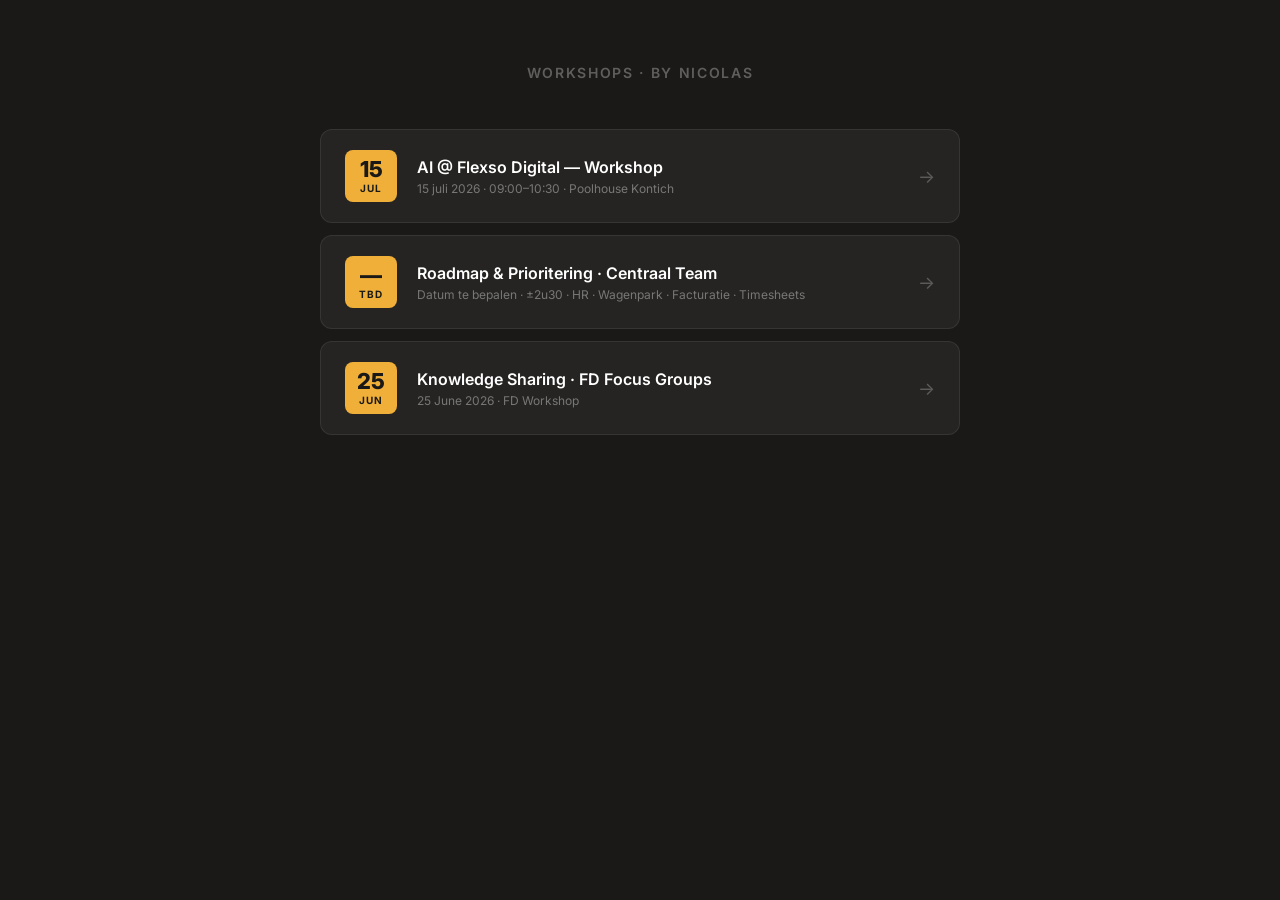
<file: index.html>
<!DOCTYPE html>
<html lang="en">
<head>
<meta charset="UTF-8">
<title>Workshops · by Nicolas</title>
<link rel="stylesheet" href="theme.css">
<style>
html,body{min-height:100%;background:#1a1917;font-family:'Inter',sans-serif;color:var(--white);}
body{display:flex;flex-direction:column;align-items:center;padding:64px 24px 80px;}
h1{font-size:14px;font-weight:600;letter-spacing:.12em;text-transform:uppercase;color:rgba(255,255,255,0.3);margin-bottom:48px;}
.sessions{width:100%;max-width:640px;display:flex;flex-direction:column;gap:12px;}
.session{display:flex;align-items:center;gap:20px;background:rgba(255,255,255,0.05);border:1px solid rgba(255,255,255,0.08);border-radius:12px;padding:20px 24px;text-decoration:none;color:inherit;transition:background .2s,border-color .2s;}
.session:hover{background:rgba(255,255,255,0.09);border-color:rgba(255,255,255,0.18);}
.date-badge{flex-shrink:0;background:var(--yellow);color:#1a1917;border-radius:8px;padding:8px 12px;text-align:center;min-width:52px;}
.date-badge .day{font-size:22px;font-weight:800;line-height:1;}
.date-badge .mon{font-size:10px;font-weight:700;letter-spacing:.08em;text-transform:uppercase;margin-top:2px;}
.info{display:flex;flex-direction:column;gap:4px;}
.info .name{font-size:16px;font-weight:600;}
.info .meta{font-size:12px;color:rgba(255,255,255,0.38);font-weight:400;}
.arrow{margin-left:auto;font-size:18px;color:rgba(255,255,255,0.25);flex-shrink:0;}
</style>
</head>
<body>
<h1>Workshops · by Nicolas</h1>
<!-- Sessions: newest first. Add new sessions at the top of this list. -->
<div class="sessions">

  <a class="session" href="20260715_AI_FOCUS.html">
    <div class="date-badge"><div class="day">15</div><div class="mon">Jul</div></div>
    <div class="info">
      <span class="name">AI @ Flexso Digital — Workshop</span>
      <span class="meta">15 juli 2026 · 09:00–10:30 · Poolhouse Kontich</span>
    </div>
    <span class="arrow">→</span>
  </a>

  <a class="session" href="YYYYMMDD_CENTRAL_ROADMAP.html">
    <div class="date-badge"><div class="day">—</div><div class="mon">TBD</div></div>
    <div class="info">
      <span class="name">Roadmap &amp; Prioritering · Centraal Team</span>
      <span class="meta">Datum te bepalen · ±2u30 · HR · Wagenpark · Facturatie · Timesheets</span>
    </div>
    <span class="arrow">→</span>
  </a>

  <a class="session" href="20260625_FD_FG.html">
    <div class="date-badge"><div class="day">25</div><div class="mon">Jun</div></div>
    <div class="info">
      <span class="name">Knowledge Sharing · FD Focus Groups</span>
      <span class="meta">25 June 2026 · FD Workshop</span>
    </div>
    <span class="arrow">→</span>
  </a>

</div>
</body>
</html>
</file>
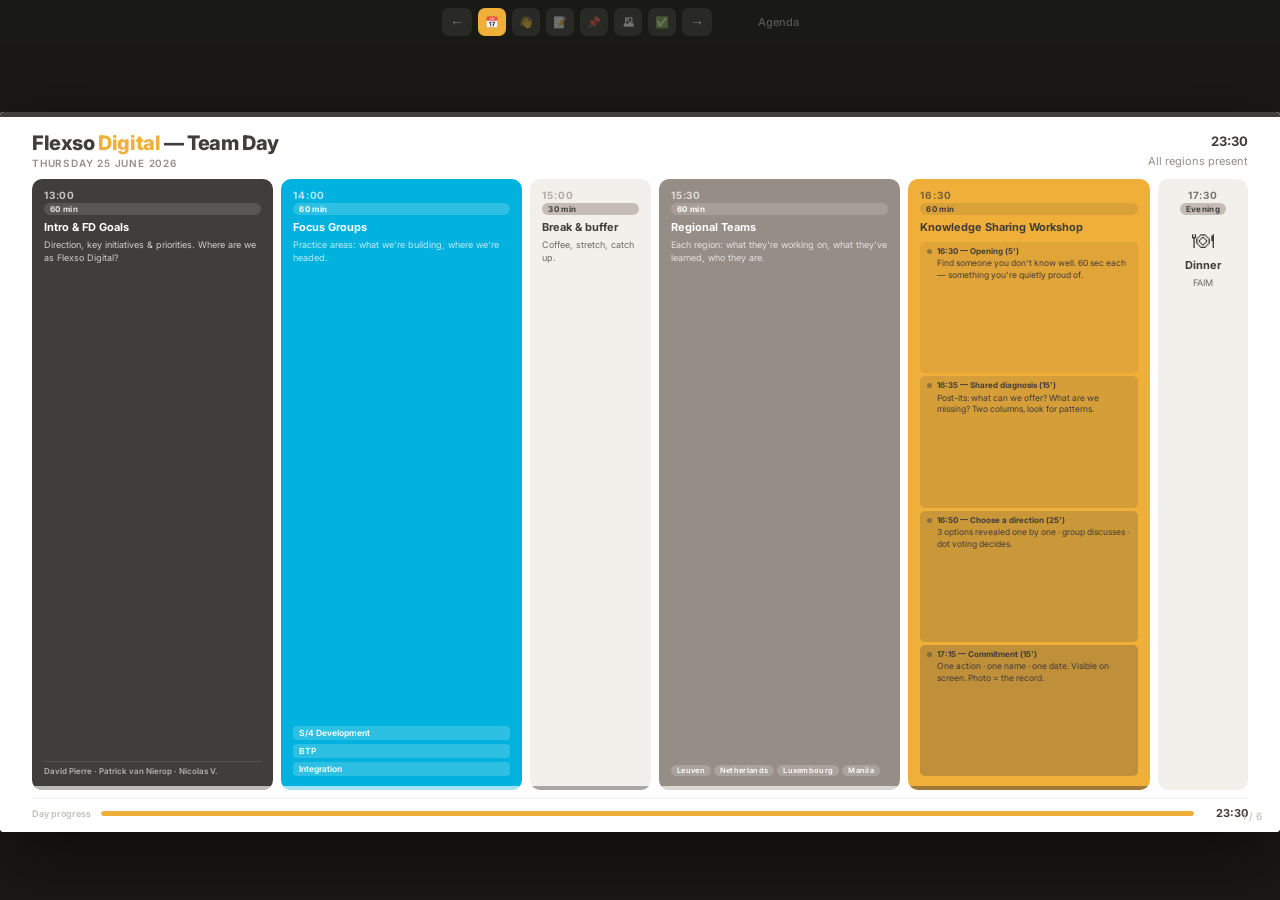
<file: 20260625_FD_CC.html>
<!DOCTYPE html>
<html lang="en">
<head>
<meta charset="UTF-8">
<title>FD Workshop — Knowledge Sharing · 25 June 2026</title>
<style>
@import url('https://fonts.googleapis.com/css2?family=Inter:wght@300;400;500;600;700;800&display=swap');
*,*::before,*::after{box-sizing:border-box;margin:0;padding:0;}
:root{
  --yellow:#EFAF39;--blue:#00B2DD;--teal:#0DBFA4;--orange:#F8763D;
  --dark:#413D3B;--mid:#978D87;--light:#C5BDB5;--bg:#F2F0EA;--white:#ffffff;
}
html,body{width:100%;height:100%;overflow:hidden;background:#1a1917;}
body{font-family:'Inter',sans-serif;color:var(--dark);display:flex;flex-direction:column;align-items:center;}

/* NAV */
.nav{
  position:fixed;top:0;left:0;right:0;height:44px;
  background:rgba(26,25,23,0.96);backdrop-filter:blur(8px);
  display:flex;align-items:center;justify-content:center;gap:6px;
  z-index:1000;padding:0 16px;flex-shrink:0;
}
.nav-dot{width:28px;height:28px;border-radius:7px;border:none;cursor:pointer;font-family:'Inter',sans-serif;font-size:11px;font-weight:700;color:rgba(255,255,255,0.35);background:rgba(255,255,255,0.07);transition:all .2s;}
.nav-dot:hover{background:rgba(255,255,255,0.14);color:rgba(255,255,255,0.65);}
.nav-dot.active{background:var(--yellow);color:var(--dark);}
.nav-label{font-size:11px;color:rgba(255,255,255,0.28);font-weight:500;padding:0 10px;min-width:120px;text-align:center;}
.nav-arr{width:30px;height:28px;border-radius:7px;border:none;cursor:pointer;background:rgba(255,255,255,0.07);color:rgba(255,255,255,0.4);font-size:14px;transition:all .2s;}
.nav-arr:hover{background:rgba(255,255,255,0.14);color:rgba(255,255,255,0.85);}

/* SCALE WRAPPER */
#scale-wrap{
  position:fixed;top:44px;left:0;right:0;bottom:0;
  display:flex;align-items:center;justify-content:center;
}

/* SLIDES */
.slides{
  width:1280px;height:720px;
  position:relative;
  background:var(--white);
  border-radius:4px;
  overflow:hidden;
  box-shadow:0 24px 80px rgba(0,0,0,0.55);
  flex-shrink:0;
}

.slide{position:absolute;inset:0;display:none;flex-direction:column;background:var(--white);}
.slide.active{display:flex;}
.slide::before{content:'';display:block;height:5px;flex-shrink:0;}
.s-agenda::before{background:var(--dark);}
.s-opening::before{background:var(--yellow);}
.s-diag::before{background:var(--yellow);}
.s-wall::before{background:var(--yellow);}
.s-dir::before{background:var(--teal);}
.s-commit::before{background:var(--orange);}

/* SHARED INNER */
.slide-inner{flex:1;display:flex;flex-direction:column;padding:20px 52px 18px;overflow:hidden;}

.eyebrow{font-size:10px;font-weight:600;letter-spacing:.16em;text-transform:uppercase;color:var(--light);margin-bottom:4px;}
.slide-title{font-size:26px;font-weight:800;color:var(--dark);letter-spacing:-.5px;line-height:1.1;}
.slide-sub{font-size:13px;color:var(--mid);margin-top:4px;font-weight:400;}

/* INPUT ZONE — always prominent below title */
.input-zone{
  width:100%;display:flex;gap:8px;align-items:center;justify-content:center;
  background:var(--bg);border-radius:10px;padding:12px 16px;
  margin-top:12px;flex-shrink:0;
}
.inp{border:1.5px solid var(--light);border-radius:8px;padding:8px 12px;font-family:'Inter',sans-serif;font-size:13px;color:var(--dark);outline:none;background:var(--white);transition:border-color .15s;}
.inp:focus{border-color:var(--dark);}
.inp::placeholder{color:var(--light);}
.btn{border:none;border-radius:8px;padding:9px 16px;font-family:'Inter',sans-serif;font-size:12px;font-weight:700;cursor:pointer;transition:opacity .15s,transform .1s;white-space:nowrap;}
.btn:active{transform:scale(.97);opacity:.8;}
.btn-dark{background:var(--dark);color:var(--white);}
.btn-yel{background:var(--yellow);color:var(--dark);}
.btn-blue{background:var(--blue);color:var(--white);}
.btn-ghost{background:rgba(0,0,0,0.06);color:var(--mid);font-size:11px;padding:8px 12px;}

.divider{width:100%;height:1px;background:var(--bg);margin:12px 0;flex-shrink:0;}

.slide-num{position:absolute;bottom:10px;right:18px;font-size:10px;color:var(--light);font-weight:500;}

/* ═══════════════ SLIDE 1 — AGENDA ═══════════════ */
.s-agenda .slide-inner{padding:14px 32px 12px;}
.ag-top{display:flex;align-items:flex-end;justify-content:space-between;margin-bottom:10px;flex-shrink:0;}
.ag-top h1{font-size:20px;font-weight:800;color:var(--dark);letter-spacing:-.4px;}
.ag-top h1 em{font-style:normal;color:var(--yellow);}
.ag-top .right{text-align:right;}
.ag-top .right strong{display:block;font-size:13px;font-weight:700;color:var(--dark);}
.ag-top .right span{font-size:11px;color:var(--mid);}

.ag-grid{display:flex;gap:8px;flex:1;overflow:hidden;}
.ag-slot{display:flex;flex-direction:column;border-radius:10px;overflow:hidden;position:relative;}
.ag-slot.d60{flex:3.2;}.ag-slot.d30{flex:1.6;}.ag-slot.d-dn{flex:1.2;}
.ag-body{flex:1;padding:10px 12px;display:flex;flex-direction:column;}
.ag-time{font-size:10px;font-weight:700;letter-spacing:.08em;margin-bottom:2px;opacity:.7;}
.ag-pill{display:inline-block;font-size:8px;font-weight:700;padding:1px 6px;border-radius:20px;margin-bottom:6px;letter-spacing:.04em;}
.ag-title{font-size:11px;font-weight:700;line-height:1.2;margin-bottom:4px;}
.ag-sub{font-size:9px;line-height:1.45;opacity:.75;flex:1;}
.ag-spk{font-size:8px;font-weight:600;opacity:.6;margin-top:4px;padding-top:4px;border-top:.5px solid rgba(255,255,255,.2);}

.ag-intro{background:var(--dark);color:var(--white);}
.ag-intro .ag-pill{background:rgba(255,255,255,.12);color:rgba(255,255,255,.85);}
.ag-focus{background:var(--blue);color:var(--white);}
.ag-focus .ag-pill{background:rgba(255,255,255,.18);color:var(--white);}
.ag-break{background:var(--bg);color:var(--dark);}
.ag-break .ag-time{color:var(--mid);}
.ag-break .ag-pill{background:var(--light);color:var(--dark);}
.ag-break .ag-spk{border-top-color:var(--light);}
.ag-region{background:var(--mid);color:var(--white);}
.ag-region .ag-pill{background:rgba(255,255,255,.15);color:var(--white);}
.ag-ws{background:var(--yellow);color:var(--dark);}
.ag-ws .ag-pill{background:rgba(65,61,59,.12);color:var(--dark);}
.ag-ws .ag-spk{border-top-color:rgba(65,61,59,.2);}
.ag-dinner{background:var(--bg);color:var(--dark);}
.ag-dinner .ag-body{justify-content:center;align-items:center;text-align:center;}
.ag-dinner .ag-pill{background:var(--light);color:var(--dark);}

/* Per-slot progress bar */
.slot-prog{height:4px;background:rgba(255,255,255,.12);flex-shrink:0;}
.ag-ws .slot-prog{background:rgba(65,61,59,.1);}
.ag-break .slot-prog{background:rgba(0,0,0,.08);}
.ag-dinner .slot-prog{background:rgba(0,0,0,.06);}
.slot-prog-fill{height:100%;border-radius:0;transition:width 10s linear;}
.ag-intro .slot-prog-fill{background:rgba(255,255,255,.6);}
.ag-focus .slot-prog-fill{background:rgba(255,255,255,.6);}
.ag-region .slot-prog-fill{background:rgba(255,255,255,.6);}
.ag-ws .slot-prog-fill{background:rgba(65,61,59,.4);}
.ag-break .slot-prog-fill{background:rgba(0,0,0,.25);}

/* WS sub-blocks */
.ws-blocks{display:flex;flex-direction:column;gap:3px;margin-top:4px;flex:1;}
.ws-blk{border-radius:5px;padding:4px 7px;flex:1;display:flex;gap:5px;align-items:flex-start;}
.ws-blk-dot{width:5px;height:5px;border-radius:50%;flex-shrink:0;margin-top:3px;background:rgba(65,61,59,.45);}
.ws-blk-txt{font-size:8.5px;line-height:1.4;}
.ws-blk-lbl{font-weight:700;font-size:8px;display:block;margin-bottom:1px;}
.ws-b1{background:rgba(65,61,59,.09);}.ws-b2{background:rgba(65,61,59,.15);}
.ws-b3{background:rgba(65,61,59,.21);}.ws-b4{background:rgba(65,61,59,.28);}

/* Regional tags */
.rtags{display:flex;flex-wrap:wrap;gap:3px;margin-top:5px;}
.rtag{font-size:7.5px;font-weight:600;padding:1px 6px;border-radius:10px;background:rgba(255,255,255,.18);color:var(--white);letter-spacing:.04em;}

/* Focus group tags */
.ftag{font-size:8.5px;font-weight:600;padding:2px 6px;border-radius:4px;background:rgba(255,255,255,.18);color:var(--white);margin-top:2px;display:inline-block;}

/* Day progress */
.ag-footer{display:flex;align-items:center;gap:10px;flex-shrink:0;margin-top:8px;padding-top:7px;border-top:1px solid var(--bg);}
.ag-footer-lbl{font-size:9px;color:var(--light);font-weight:600;white-space:nowrap;}
.ag-prog-bar{flex:1;height:5px;background:var(--bg);border-radius:3px;overflow:hidden;}
.ag-prog-fill{height:100%;background:var(--yellow);border-radius:3px;transition:width 10s linear;}
.ag-prog-time{font-size:11px;font-weight:700;color:var(--dark);min-width:44px;text-align:right;}

/* ═══════════════ SLIDE 2 — OPENING ═══════════════ */
.opening-body{display:flex;gap:16px;flex:1;overflow:hidden;margin-top:4px;}
.op-prompt{flex:0 0 340px;background:var(--dark);border-radius:12px;padding:24px;display:flex;flex-direction:column;position:relative;overflow:hidden;flex-shrink:0;}
.op-prompt::before{content:'';position:absolute;top:-50px;right:-50px;width:160px;height:160px;border-radius:50%;background:rgba(239,175,57,.1);}
.op-lbl{font-size:9px;font-weight:700;letter-spacing:.15em;text-transform:uppercase;color:rgba(255,255,255,.3);margin-bottom:14px;}
.op-txt{font-size:15px;font-weight:500;color:var(--white);line-height:1.6;flex:1;position:relative;z-index:1;}
.op-txt strong{color:var(--yellow);font-weight:700;}
.op-hint{margin-top:16px;background:rgba(255,255,255,.07);border-radius:7px;padding:9px 12px;font-size:11px;color:rgba(255,255,255,.45);font-weight:500;position:relative;z-index:1;}

.resp-panel{flex:1;display:flex;flex-direction:column;overflow:hidden;}
.resp-hdr{display:flex;align-items:center;justify-content:space-between;margin-bottom:10px;flex-shrink:0;}
.resp-hdr-title{font-size:11px;font-weight:700;letter-spacing:.08em;text-transform:uppercase;color:var(--light);}
.resp-cnt{font-size:11px;font-weight:600;background:var(--bg);color:var(--mid);border-radius:20px;padding:2px 9px;}
.resp-grid{flex:1;display:flex;flex-wrap:wrap;gap:8px;align-content:flex-start;overflow-y:auto;}
.resp-grid::-webkit-scrollbar{width:3px;}
.resp-grid::-webkit-scrollbar-thumb{background:var(--light);border-radius:2px;}
.resp-card{background:var(--bg);border-radius:9px;padding:11px 13px;font-size:13px;color:var(--dark);font-weight:500;line-height:1.45;min-width:130px;max-width:210px;word-break:break-word;position:relative;animation:pop .2s ease;cursor:default;}
.resp-name{font-size:9px;font-weight:600;color:var(--mid);margin-bottom:4px;letter-spacing:.04em;text-transform:uppercase;}
.resp-del{position:absolute;top:5px;right:8px;font-size:9px;color:var(--light);cursor:pointer;opacity:0;transition:opacity .15s;}
.resp-card:hover .resp-del{opacity:1;}
.resp-empty{font-size:13px;color:var(--light);font-style:italic;margin:auto;text-align:center;line-height:1.7;}

/* ═══════════════ SLIDE 3 — DIAGNOSIS ═══════════════ */
.diag-cards{display:flex;gap:16px;flex:1;overflow:hidden;margin-top:4px;}
.diag-card{flex:1;border-radius:12px;padding:24px 20px;display:flex;flex-direction:column;background:var(--bg);position:relative;overflow:hidden;}
.diag-card::before{content:'';position:absolute;top:0;left:0;right:0;height:4px;border-radius:12px 12px 0 0;}
.dc1::before{background:var(--yellow);}.dc2::before{background:var(--blue);}
.dc-num{font-size:9px;font-weight:700;letter-spacing:.12em;text-transform:uppercase;margin-bottom:14px;}
.dc1 .dc-num{color:var(--yellow);}.dc2 .dc-num{color:var(--blue);}
.dc-icon{font-size:28px;margin-bottom:14px;line-height:1;}
.dc-q{font-size:19px;font-weight:700;color:var(--dark);line-height:1.4;flex:1;}
.dc-hint{margin-top:14px;font-size:11px;color:var(--mid);line-height:1.6;border-top:1px solid var(--light);padding-top:12px;}
.diag-footer{width:100%;background:var(--dark);border-radius:9px;padding:12px 20px;display:flex;align-items:center;gap:14px;flex-shrink:0;margin-top:12px;}
.diag-ft{font-size:13px;color:rgba(255,255,255,.8);flex:1;line-height:1.4;}
.diag-ft strong{color:var(--yellow);font-weight:700;}
.diag-timer{background:rgba(255,255,255,.08);border-radius:6px;padding:6px 13px;font-size:13px;font-weight:700;color:rgba(255,255,255,.55);flex-shrink:0;}

/* ═══════════════ SLIDE 4 — WALL ═══════════════ */
.wall-cols{display:flex;gap:0;flex:1;overflow:hidden;margin-top:4px;}
.wall-col{flex:1;display:flex;flex-direction:column;overflow:hidden;}
.wall-col:first-child{border-right:1px solid var(--bg);padding-right:14px;margin-right:14px;}
.wcol-hdr{display:flex;align-items:center;gap:7px;margin-bottom:10px;flex-shrink:0;}
.wcol-dot{width:9px;height:9px;border-radius:50%;flex-shrink:0;}
.wcol-title{font-size:10px;font-weight:700;letter-spacing:.08em;text-transform:uppercase;}
.wcol-cnt{margin-left:auto;font-size:10px;font-weight:600;background:var(--bg);color:var(--mid);border-radius:20px;padding:2px 8px;}
.notes-area{flex:1;display:flex;flex-wrap:wrap;gap:7px;align-content:flex-start;overflow-y:auto;}
.notes-area::-webkit-scrollbar{width:3px;}
.notes-area::-webkit-scrollbar-thumb{background:var(--light);border-radius:2px;}
.note{border-radius:6px;padding:8px 10px;font-size:12px;font-weight:500;line-height:1.4;max-width:160px;min-width:80px;word-break:break-word;position:relative;animation:pop .18s ease;flex-shrink:0;}
.note-offer{background:#FFF3CC;color:#7a5c00;border:1px solid #f0d060;}
.note-miss{background:#D6F3FA;color:#005a7a;border:1px solid #99d9ee;}
.note-del{position:absolute;top:3px;right:5px;font-size:9px;cursor:pointer;opacity:0;transition:opacity .15s;}
.note:hover .note-del{opacity:.5;}
.wall-empty{font-size:11px;color:var(--light);font-style:italic;line-height:1.6;}

/* ═══════════════ SLIDE 5 — DIRECTIONS ═══════════════ */
.mode-row{display:flex;gap:6px;align-items:center;}
.mtbtn{border:1.5px solid var(--bg);border-radius:7px;padding:6px 11px;font-family:'Inter',sans-serif;font-size:10px;font-weight:700;cursor:pointer;background:var(--white);color:var(--mid);transition:all .15s;}
.mtbtn.active{border-color:var(--dark);color:var(--dark);background:var(--bg);}
.mtbtn.voting{border-color:var(--yellow);background:var(--yellow);color:var(--dark);}
.reset-lnk{font-size:10px;color:var(--light);cursor:pointer;text-decoration:underline;margin-left:2px;}
.reset-lnk:hover{color:var(--mid);}

/* Options grid — wraps naturally */
.dir-grid{
  flex:1;display:grid;grid-template-columns:repeat(3,minmax(0,1fr));gap:10px;
  align-content:start;overflow-y:auto;margin-top:10px;min-height:0;
}
.dir-grid::-webkit-scrollbar{width:3px;}
.dir-grid::-webkit-scrollbar-thumb{background:var(--light);border-radius:2px;}

.dir-card{
  border:1.5px solid var(--bg);border-radius:12px;
  padding:14px 14px 12px;display:flex;flex-direction:column;
  position:relative;transition:border-color .2s;overflow:hidden;
  animation:reveal .35s ease;min-width:0;
}
.dir-card:hover{border-color:var(--light);}
@keyframes reveal{from{opacity:0;transform:translateY(8px);}to{opacity:1;transform:translateY(0);}}
.dir-card::before{content:'';position:absolute;top:0;left:0;right:0;height:3px;}

/* Accent colours cycle: yellow, blue, teal, orange, purple, green … */
.dc-0::before{background:#EFAF39;} .dc-0 .dir-ltr{color:#EFAF39;}
.dc-0 .vote-num{color:#EFAF39;} .dc-0 .vdot{border-color:#EFAF39;} .dc-0 .vdot.on{background:#EFAF39;}
.dc-1::before{background:#00B2DD;} .dc-1 .dir-ltr{color:#00B2DD;}
.dc-1 .vote-num{color:#00B2DD;} .dc-1 .vdot{border-color:#00B2DD;} .dc-1 .vdot.on{background:#00B2DD;}
.dc-2::before{background:#0DBFA4;} .dc-2 .dir-ltr{color:#0DBFA4;}
.dc-2 .vote-num{color:#0DBFA4;} .dc-2 .vdot{border-color:#0DBFA4;} .dc-2 .vdot.on{background:#0DBFA4;}
.dc-3::before{background:#F8763D;} .dc-3 .dir-ltr{color:#F8763D;}
.dc-3 .vote-num{color:#F8763D;} .dc-3 .vdot{border-color:#F8763D;} .dc-3 .vdot.on{background:#F8763D;}
.dc-4::before{background:#8B5CF6;} .dc-4 .dir-ltr{color:#8B5CF6;}
.dc-4 .vote-num{color:#8B5CF6;} .dc-4 .vdot{border-color:#8B5CF6;} .dc-4 .vdot.on{background:#8B5CF6;}
.dc-5::before{background:#22C55E;} .dc-5 .dir-ltr{color:#22C55E;}
.dc-5 .vote-num{color:#22C55E;} .dc-5 .vdot{border-color:#22C55E;} .dc-5 .vdot.on{background:#22C55E;}

.dir-ltr{font-size:9px;font-weight:700;letter-spacing:.1em;text-transform:uppercase;margin-bottom:6px;}
.dir-icon{font-size:18px;margin-bottom:5px;line-height:1;}
.dir-title{font-size:13px;font-weight:700;color:var(--dark);margin-bottom:5px;line-height:1.2;}
.dir-desc{font-size:11px;color:var(--mid);line-height:1.5;flex:1;}

.vote-zone{display:none;margin-top:8px;padding-top:8px;border-top:1px solid var(--bg);text-align:center;}
.vote-zone.show{display:block;}
.vote-num{font-size:18px;font-weight:800;}
.vote-sub{font-size:8px;color:var(--mid);font-weight:600;letter-spacing:.06em;text-transform:uppercase;margin-bottom:5px;}
.vote-dots{display:flex;flex-wrap:wrap;gap:3px;justify-content:center;margin-bottom:4px;}
.vdot{width:8px;height:8px;border-radius:50%;border:1.5px solid;cursor:pointer;transition:all .12s;}
.vote-btns{display:flex;gap:4px;justify-content:center;}
.vbtn{border:none;border-radius:5px;padding:3px 9px;font-size:11px;font-weight:700;cursor:pointer;font-family:'Inter',sans-serif;background:var(--bg);color:var(--dark);}

/* Add extra option — small, bottom bar */
.add-option-bar{
  display:flex;gap:8px;align-items:center;justify-content:center;
  flex-shrink:0;margin-top:8px;padding-top:8px;
  border-top:1px solid var(--bg);
}
.add-opt-inp{border:1.5px solid var(--light);border-radius:7px;padding:6px 10px;font-family:'Inter',sans-serif;font-size:12px;color:var(--dark);outline:none;background:var(--white);}
.add-opt-inp:focus{border-color:var(--dark);}
.add-opt-inp::placeholder{color:var(--light);}
.add-opt-btn{border:none;border-radius:7px;padding:6px 13px;font-family:'Inter',sans-serif;font-size:11px;font-weight:700;cursor:pointer;background:var(--bg);color:var(--mid);transition:all .15s;}
.add-opt-btn:hover{background:var(--dark);color:var(--white);}

/* ═══════════════ SLIDE 6 — COMMITMENT ═══════════════ */
.col-heads{width:100%;display:grid;grid-template-columns:3fr 1.5fr 1.5fr 30px;gap:10px;flex-shrink:0;margin-bottom:6px;}
.col-hd{font-size:9px;font-weight:700;letter-spacing:.12em;text-transform:uppercase;color:var(--light);padding:0 4px;}
.c-empty{flex:1;display:flex;flex-direction:column;align-items:center;justify-content:center;gap:8px;text-align:center;}
.c-empty-q{font-size:18px;font-weight:700;color:var(--light);line-height:1.5;}
.c-empty-s{font-size:12px;color:var(--light);font-style:italic;}
.c-list{flex:1;overflow-y:auto;display:flex;flex-direction:column;gap:7px;}
.c-list::-webkit-scrollbar{width:3px;}
.c-list::-webkit-scrollbar-thumb{background:var(--light);border-radius:2px;}
.c-row{display:grid;grid-template-columns:3fr 1.5fr 1.5fr 30px;gap:10px;align-items:center;background:var(--bg);border-radius:9px;padding:12px 13px;animation:slide-in .2s ease;}
@keyframes slide-in{from{transform:translateY(-5px);opacity:0;}to{transform:translateY(0);opacity:1;}}
.c-what{font-size:14px;font-weight:600;color:var(--dark);line-height:1.3;}
.c-who-badge{display:inline-block;background:var(--dark);color:var(--white);border-radius:20px;padding:3px 10px;font-size:11px;font-weight:700;}
.c-when{font-size:12px;color:var(--mid);font-weight:500;}
.c-del{cursor:pointer;color:var(--light);font-size:12px;text-align:center;user-select:none;}
.c-del:hover{color:var(--mid);}
.c-footer{width:100%;background:var(--dark);border-radius:9px;padding:12px 20px;display:flex;align-items:center;gap:12px;flex-shrink:0;margin-top:10px;}
.c-footer.hidden{display:none;}
.cf-txt{font-size:12px;color:rgba(255,255,255,.75);flex:1;line-height:1.4;}
.cf-txt strong{color:var(--yellow);font-weight:700;}
.cf-pill{background:rgba(255,255,255,.08);border-radius:6px;padding:5px 12px;font-size:12px;font-weight:700;color:rgba(255,255,255,.6);white-space:nowrap;flex-shrink:0;}

@keyframes pop{from{transform:scale(.85);opacity:0;}to{transform:scale(1);opacity:1;}}
</style>
</head>
<body>

<nav class="nav">
  <button class="nav-arr" onclick="goSlide(current-1)">&#8592;</button>
  <button class="nav-dot active" onclick="goSlide(0)" id="nd0">📅</button>
  <button class="nav-dot" onclick="goSlide(1)" id="nd1">👋</button>
  <button class="nav-dot" onclick="goSlide(2)" id="nd2">📝</button>
  <button class="nav-dot" onclick="goSlide(3)" id="nd3">📌</button>
  <button class="nav-dot" onclick="goSlide(4)" id="nd4">🗳</button>
  <button class="nav-dot" onclick="goSlide(5)" id="nd5">✅</button>
  <button class="nav-arr" onclick="goSlide(current+1)">&#8594;</button>
  <span class="nav-label" id="nav-label">Agenda</span>
</nav>

<div id="scale-wrap">
<div class="slides">

<!-- ══════════════════════════════════════════
     SLIDE 1 — AGENDA
══════════════════════════════════════════ -->
<div class="slide s-agenda active" id="slide-0">
<div class="slide-inner">
  <div class="ag-top">
    <div>
      <h1>Flexso <em>Digital</em> — Team Day</h1>
      <div style="font-size:10px;color:var(--mid);margin-top:2px;letter-spacing:.08em;font-weight:600;text-transform:uppercase;">Thursday 25 June 2026</div>
    </div>
    <div class="right">
      <strong id="live-time">--:--</strong>
      <span>All regions present</span>
    </div>
  </div>

  <div class="ag-grid">

    <div class="ag-slot ag-intro d60">
      <div class="ag-body">
        <div class="ag-time">13:00</div>
        <div class="ag-pill">60 min</div>
        <div class="ag-title">Intro & FD Goals</div>
        <div class="ag-sub">Direction, key initiatives & priorities. Where are we as Flexso Digital?</div>
        <div class="ag-spk">David Pierre · Patrick van Nierop · Nicolas V.</div>
      </div>
      <div class="slot-prog"><div class="slot-prog-fill" id="sp0" style="width:0%"></div></div>
    </div>

    <div class="ag-slot ag-focus d60">
      <div class="ag-body">
        <div class="ag-time">14:00</div>
        <div class="ag-pill">60 min</div>
        <div class="ag-title">Focus Groups</div>
        <div class="ag-sub">Practice areas: what we're building, where we're headed.</div>
        <div style="margin-top:5px;display:flex;flex-direction:column;gap:2px;">
          <span class="ftag">S/4 Development</span>
          <span class="ftag">BTP</span>
          <span class="ftag">Integration</span>
        </div>
      </div>
      <div class="slot-prog"><div class="slot-prog-fill" id="sp1" style="width:0%"></div></div>
    </div>

    <div class="ag-slot ag-break d30">
      <div class="ag-body">
        <div class="ag-time">15:00</div>
        <div class="ag-pill">30 min</div>
        <div class="ag-title">Break & buffer</div>
        <div class="ag-sub">Coffee, stretch, catch up.</div>
      </div>
      <div class="slot-prog" style="background:rgba(0,0,0,.07);"><div class="slot-prog-fill" id="sp2" style="width:0%;background:rgba(0,0,0,.25);"></div></div>
    </div>

    <div class="ag-slot ag-region d60">
      <div class="ag-body">
        <div class="ag-time">15:30</div>
        <div class="ag-pill">60 min</div>
        <div class="ag-title">Regional Teams</div>
        <div class="ag-sub">Each region: what they're working on, what they've learned, who they are.</div>
        <div class="rtags">
          <span class="rtag">Leuven</span>
          <span class="rtag">Netherlands</span>
          <span class="rtag">Luxembourg</span>
          <span class="rtag">Manila</span>
        </div>
      </div>
      <div class="slot-prog"><div class="slot-prog-fill" id="sp3" style="width:0%"></div></div>
    </div>

    <div class="ag-slot ag-ws d60">
      <div class="ag-body">
        <div class="ag-time">16:30</div>
        <div class="ag-pill">60 min</div>
        <div class="ag-title">Knowledge Sharing Workshop</div>
        <div class="ws-blocks">
          <div class="ws-blk ws-b1"><div class="ws-blk-dot"></div><div class="ws-blk-txt"><span class="ws-blk-lbl">16:30 — Opening (5')</span>Find someone you don't know well. 60 sec each — something you're quietly proud of.</div></div>
          <div class="ws-blk ws-b2"><div class="ws-blk-dot"></div><div class="ws-blk-txt"><span class="ws-blk-lbl">16:35 — Shared diagnosis (15')</span>Post-its: what can we offer? What are we missing? Two columns, look for patterns.</div></div>
          <div class="ws-blk ws-b3"><div class="ws-blk-dot"></div><div class="ws-blk-txt"><span class="ws-blk-lbl">16:50 — Choose a direction (25')</span>3 options revealed one by one · group discusses · dot voting decides.</div></div>
          <div class="ws-blk ws-b4"><div class="ws-blk-dot"></div><div class="ws-blk-txt"><span class="ws-blk-lbl">17:15 — Commitment (15')</span>One action · one name · one date. Visible on screen. Photo = the record.</div></div>
        </div>
      </div>
      <div class="slot-prog" style="background:rgba(65,61,59,.1);"><div class="slot-prog-fill" id="sp4" style="width:0%;background:rgba(65,61,59,.4);"></div></div>
    </div>

    <div class="ag-slot ag-dinner d-dn">
      <div class="ag-body">
        <div class="ag-time">17:30</div>
        <div class="ag-pill">Evening</div>
        <div style="font-size:22px;margin:6px 0;">🍽</div>
        <div class="ag-title">Dinner</div>
        <div class="ag-sub">FAIM</div>
      </div>
    </div>

  </div>

  <div class="ag-footer">
    <div class="ag-footer-lbl">Day progress</div>
    <div class="ag-prog-bar"><div class="ag-prog-fill" id="day-prog" style="width:0%"></div></div>
    <div class="ag-prog-time" id="prog-now">--:--</div>
  </div>
</div>
<div class="slide-num">1 / 6</div>
</div>


<!-- ══════════════════════════════════════════
     SLIDE 2 — OPENING
══════════════════════════════════════════ -->
<div class="slide s-opening" id="slide-1">
<div class="slide-inner">
  <div style="text-align:center;">
    <div class="eyebrow">Block 1 · 16:30 · Opening activation</div>
    <div class="slide-title">Find someone you don't know well</div>
    <div class="slide-sub">60 seconds each — then share what you heard with the group</div>
  </div>

  <div class="input-zone">
    <input class="inp" id="resp-name" placeholder="Their name…" style="width:140px;">
    <input class="inp" id="resp-text" placeholder="What did they tell you they were proud of?…" style="width:380px;">
    <button class="btn btn-yel" onclick="addResp()">Add ↵</button>
    <button class="btn btn-ghost" onclick="clearResps()">Clear all</button>
  </div>

  <div class="divider"></div>

  <div class="opening-body">
    <div class="op-prompt">
      <div class="op-lbl">The prompt</div>
      <div class="op-txt">Tell them something you worked on recently that you're <strong>quietly proud of</strong> — but that the others here <strong>probably don't know about</strong>.</div>
      <div class="op-hint">⏱ 60 seconds per person · then switch</div>
    </div>
    <div class="resp-panel">
      <div class="resp-hdr">
        <div class="resp-hdr-title">What did we hear?</div>
        <div class="resp-cnt" id="resp-cnt">0</div>
      </div>
      <div class="resp-grid" id="resp-grid">
        <div class="resp-empty" id="resp-empty">Stories appear here as people share<br>what they heard from their partner.</div>
      </div>
    </div>
  </div>
</div>
<div class="slide-num">2 / 6</div>
</div>


<!-- ══════════════════════════════════════════
     SLIDE 3 — DIAGNOSIS
══════════════════════════════════════════ -->
<div class="slide s-diag" id="slide-2">
<div class="slide-inner">
  <div style="text-align:center;">
    <div class="eyebrow">Block 2 · 16:35 · Shared diagnosis</div>
    <div class="slide-title">What's actually missing?</div>
    <div class="slide-sub">Write each answer on a separate post-it · take 5 minutes</div>
  </div>

  <div class="diag-cards">
    <div class="diag-card dc1">
      <div class="dc-num">Question 1</div>
      <div class="dc-icon">💡</div>
      <div class="dc-q">Something I know or do that a colleague in another region could really benefit from.</div>
      <div class="dc-hint">A tool, method, shortcut, or lesson you've figured out that others in another region might not know about.</div>
    </div>
    <div class="diag-card dc2">
      <div class="dc-num">Question 2</div>
      <div class="dc-icon">🔁</div>
      <div class="dc-q">A moment where I had to figure something out — that someone else already knew.</div>
      <div class="dc-hint">A time you reinvented the wheel. A project lesson that existed somewhere but wasn't shared. Solved twice.</div>
    </div>
  </div>

  <div class="diag-footer">
    <span style="font-size:16px;">📝</span>
    <div class="diag-ft"><strong>One idea per post-it.</strong> We'll cluster them together on the next screen.</div>
    <div class="diag-timer">⏱ 5 minutes</div>
  </div>
</div>
<div class="slide-num">3 / 6</div>
</div>


<!-- ══════════════════════════════════════════
     SLIDE 4 — POST-IT WALL
══════════════════════════════════════════ -->
<div class="slide s-wall" id="slide-3">
<div class="slide-inner">
  <div style="text-align:center;">
    <div class="eyebrow">Block 2 · Post-it wall</div>
    <div class="slide-title">What did we hear?</div>
    <div class="slide-sub">Type each post-it and place it in the right column</div>
  </div>

  <div class="input-zone">
    <input class="inp" id="note-text" placeholder="Type a post-it…" style="width:300px;">
    <button class="btn btn-yel" onclick="addNote('offer')">💡 We can offer</button>
    <button class="btn btn-blue" onclick="addNote('miss')">🔁 We're missing</button>
    <button class="btn btn-ghost" onclick="clearWall()">Clear all</button>
  </div>

  <div class="divider"></div>

  <div class="wall-cols">
    <div class="wall-col">
      <div class="wcol-hdr">
        <div class="wcol-dot" style="background:var(--yellow);"></div>
        <div class="wcol-title" style="color:var(--dark);">What we can offer</div>
        <div class="wcol-cnt" id="cnt-offer">0</div>
      </div>
      <div class="notes-area" id="col-offer">
        <div class="wall-empty" id="he-offer">Post-its from question 1 —<br>knowledge & skills we have to share.</div>
      </div>
    </div>
    <div class="wall-col">
      <div class="wcol-hdr">
        <div class="wcol-dot" style="background:var(--blue);"></div>
        <div class="wcol-title" style="color:var(--dark);">What we're missing</div>
        <div class="wcol-cnt" id="cnt-miss">0</div>
      </div>
      <div class="notes-area" id="col-miss">
        <div class="wall-empty" id="he-miss">Post-its from question 2 —<br>moments where knowledge wasn't shared.</div>
      </div>
    </div>
  </div>
</div>
<div class="slide-num">4 / 6</div>
</div>


<!-- ══════════════════════════════════════════
     SLIDE 5 — DIRECTIONS
══════════════════════════════════════════ -->
<div class="slide s-dir" id="slide-4">
<div class="slide-inner">
  <div style="display:flex;align-items:flex-end;justify-content:space-between;">
    <div>
      <div class="eyebrow">Block 3 · 16:50 · Choose a direction</div>
      <div class="slide-title">Which approach do we commit to?</div>
    </div>
    <div class="mode-row">
      <button class="mtbtn active" id="mb-disc" onclick="setDirMode('disc')">💬 Discussion</button>
      <button class="mtbtn" id="mb-vote" onclick="setDirMode('vote')">🟡 Dot voting</button>
      <span class="reset-lnk" onclick="resetDirVotes()">reset votes</span>
    </div>
  </div>

  <!-- Options grid -->
  <div class="dir-grid" id="dir-grid"></div>

  <!-- Bottom bar: add option + reveal -->
  <div class="add-option-bar">
    <span style="font-size:10px;font-weight:600;letter-spacing:.08em;text-transform:uppercase;color:var(--light);">Add idea</span>
    <input class="add-opt-inp" id="opt-title" placeholder="Title…" style="width:180px;">
    <input class="add-opt-inp" id="opt-desc"  placeholder="Short description…" style="width:280px;">
    <button class="add-opt-btn" onclick="addLiveIdea()">Add ↵</button>
    <div style="width:1px;height:20px;background:var(--bg);margin:0 4px;flex-shrink:0;"></div>
    <button id="reveal-next-btn" class="btn btn-dark" style="font-size:11px;padding:7px 14px;flex-shrink:0;" onclick="revealPreset()" disabled>Reveal next option</button>
  </div>
</div>
<div class="slide-num">5 / 6</div>
</div>


<!-- ══════════════════════════════════════════
     SLIDE 6 — COMMITMENT
══════════════════════════════════════════ -->
<div class="slide s-commit" id="slide-5">
<div class="slide-inner">
  <div style="text-align:center;">
    <div class="eyebrow">Block 4 · 17:15 · Commitment</div>
    <div class="slide-title">One action. One name. One date.</div>
    <div class="slide-sub">Who does something with this before we go to dinner?</div>
  </div>

  <div class="input-zone">
    <input class="inp" id="c-what" placeholder="What will happen…" style="width:280px;">
    <input class="inp" id="c-who"  placeholder="Who does it" style="width:150px;">
    <input class="inp" id="c-when" placeholder="By when" style="width:120px;">
    <button class="btn btn-dark" onclick="addCommit()">Add ↵</button>
    <button class="btn btn-ghost" onclick="clearCommits()">Clear</button>
  </div>

  <div class="divider"></div>

  <div class="col-heads">
    <div class="col-hd">What</div>
    <div class="col-hd">Who</div>
    <div class="col-hd">By when</div>
    <div></div>
  </div>

  <div id="c-empty" class="c-empty">
    <div class="c-empty-q">"Who does something with this<br>before we go to dinner?"</div>
    <div class="c-empty-s">One action · one name · one date.</div>
  </div>

  <div class="c-list" id="c-list" style="display:none;"></div>

  <div class="c-footer hidden" id="c-footer">
    <span style="font-size:14px;">✅</span>
    <div class="cf-txt">These commitments belong to <strong>the team</strong>. Take a photo before dinner — that's the record.</div>
    <div class="cf-pill" id="c-pill">0 commitments</div>
  </div>
</div>
<div class="slide-num">6 / 6</div>
</div>

</div><!-- /slides -->
</div><!-- /scale-wrap -->

<script>
/* ── NAV ── */
let current = 0;
const labels = ['Agenda','Opening','Diagnosis','Post-it wall','Directions','Commitment'];
function goSlide(n) {
  n = Math.max(0, Math.min(5, n));
  document.getElementById('slide-'+current).classList.remove('active');
  document.getElementById('nd'+current).classList.remove('active');
  current = n;
  document.getElementById('slide-'+current).classList.add('active');
  document.getElementById('nd'+current).classList.add('active');
  document.getElementById('nav-label').textContent = labels[current];
}
document.addEventListener('keydown', e => {
  if (e.target.tagName === 'INPUT') return;
  if (e.key==='ArrowRight'||e.key==='ArrowDown') goSlide(current+1);
  if (e.key==='ArrowLeft'||e.key==='ArrowUp') goSlide(current-1);
});

/* ── SCALE — fit entire slide in available space ── */
function scaleSlides() {
  const wrap = document.getElementById('scale-wrap');
  const avW = wrap.clientWidth;
  const avH = wrap.clientHeight;
  const scale = Math.min(avW / 1280, avH / 720);
  document.querySelector('.slides').style.transform = 'scale('+scale+')';
}
window.addEventListener('resize', scaleSlides);
scaleSlides();

/* ── AGENDA CLOCK ── */
function updateClock() {
  const now = new Date();
  const hh = String(now.getHours()).padStart(2,'0');
  const mm = String(now.getMinutes()).padStart(2,'0');
  const t = hh+':'+mm;
  document.getElementById('live-time').textContent = t;
  document.getElementById('prog-now').textContent = t;
  const nowMin = now.getHours()*60 + now.getMinutes();
  const dayStart = 13*60, dayEnd = 17*60+30;
  const dayPct = Math.max(0,Math.min(100,(nowMin-dayStart)/(dayEnd-dayStart)*100));
  document.getElementById('day-prog').style.width = dayPct.toFixed(1)+'%';
  const slots=[
    {id:'sp0',s:13*60,e:14*60},{id:'sp1',s:14*60,e:15*60},
    {id:'sp2',s:15*60,e:15*60+30},{id:'sp3',s:15*60+30,e:16*60+30},
    {id:'sp4',s:16*60+30,e:17*60+30}
  ];
  slots.forEach(sl=>{
    const p = Math.max(0,Math.min(100,(nowMin-sl.s)/(sl.e-sl.s)*100));
    document.getElementById(sl.id).style.width = p.toFixed(1)+'%';
  });
}
updateClock(); setInterval(updateClock, 15000);

/* ── HELPERS ── */
function esc(t){return t.replace(/&/g,'&amp;').replace(/</g,'&lt;').replace(/>/g,'&gt;');}

/* ── SLIDE 2: OPENING ── */
let respCount=0;
document.getElementById('resp-text').addEventListener('keydown',e=>{if(e.key==='Enter')addResp();});
function addResp(){
  const name=document.getElementById('resp-name').value.trim();
  const text=document.getElementById('resp-text').value.trim();
  if(!text) return;
  const empty=document.getElementById('resp-empty');
  if(empty) empty.remove();
  const grid=document.getElementById('resp-grid');
  const card=document.createElement('div');
  card.className='resp-card';
  const delId='rd'+(Date.now());
  card.innerHTML=`<span class="resp-del" onclick="this.parentElement.remove();respCount=Math.max(0,respCount-1);document.getElementById('resp-cnt').textContent=respCount;">✕</span>${name?'<div class="resp-name">'+esc(name)+'</div>':''}${esc(text)}`;
  grid.appendChild(card);
  respCount++;
  document.getElementById('resp-cnt').textContent=respCount;
  document.getElementById('resp-name').value='';
  document.getElementById('resp-text').value='';
  document.getElementById('resp-name').focus();
}
function clearResps(){
  if(!confirm('Clear all responses?')) return;
  respCount=0;
  document.getElementById('resp-cnt').textContent=0;
  document.getElementById('resp-grid').innerHTML='<div class="resp-empty" id="resp-empty">Stories appear here as people share<br>what they heard from their partner.</div>';
}

/* ── SLIDE 4: POST-IT WALL ── */
let offerCnt=0,missCnt=0;
document.getElementById('note-text').addEventListener('keydown',e=>{if(e.key==='Enter')addNote('offer');});
function addNote(col){
  const text=document.getElementById('note-text').value.trim();
  if(!text) return;
  const area=document.getElementById('col-'+col);
  const hint=document.getElementById('he-'+col);
  if(hint) hint.remove();
  const note=document.createElement('div');
  note.className='note note-'+col;
  if(col==='offer'){
    note.innerHTML=`<span class="note-del" onclick="this.parentElement.remove();offerCnt=Math.max(0,offerCnt-1);document.getElementById('cnt-offer').textContent=offerCnt;">✕</span>${esc(text)}`;
    area.appendChild(note); offerCnt++; document.getElementById('cnt-offer').textContent=offerCnt;
  } else {
    note.innerHTML=`<span class="note-del" onclick="this.parentElement.remove();missCnt=Math.max(0,missCnt-1);document.getElementById('cnt-miss').textContent=missCnt;">✕</span>${esc(text)}`;
    area.appendChild(note); missCnt++; document.getElementById('cnt-miss').textContent=missCnt;
  }
  document.getElementById('note-text').value='';
  document.getElementById('note-text').focus();
}
function clearWall(){
  if(!confirm('Clear all post-its?')) return;
  offerCnt=missCnt=0;
  document.getElementById('cnt-offer').textContent=0;
  document.getElementById('cnt-miss').textContent=0;
  document.getElementById('col-offer').innerHTML='<div class="wall-empty" id="he-offer">Post-its from question 1 —<br>knowledge & skills we have to share.</div>';
  document.getElementById('col-miss').innerHTML='<div class="wall-empty" id="he-miss">Post-its from question 2 —<br>moments where knowledge wasn\'t shared.</div>';
}

/* ── SLIDE 5: DIRECTIONS ── */
var LETTERS = 'ABCDEFGHIJKLMNOPQRSTUVWXYZ';
var EMOJIS  = ['💡','📣','🗺️','🤝','🔗','🌱','⚡','🎯','🔍','📚','🛠️','🚀'];
var COLORS  = [0,1,2,3,4,5];
var liveIdeas = [];
var presets = [
  { title: 'Buddy system', desc: 'Each region pairs one person with a fixed buddy in another region. A short monthly check-in, no agenda, just staying in touch.', votes: 0 },
  { title: 'Monthly knowledge session', desc: 'Once a month, one region or colleague shares something they have learned. 20 minutes, online, open to everyone.', votes: 0 },
  { title: 'Who knows what', desc: 'A simple living page where everyone lists what they are strong at. Not a CV, but call me if you need this.', votes: 0 }
];
var presetsShown = 0;
var dirMode = 'disc';

document.getElementById('opt-desc').addEventListener('keydown', function(e){ if(e.key==='Enter') addLiveIdea(); });
document.getElementById('opt-title').addEventListener('keydown', function(e){ if(e.key==='Enter') document.getElementById('opt-desc').focus(); });

function addLiveIdea() {
  var title = document.getElementById('opt-title').value.trim();
  var desc  = document.getElementById('opt-desc').value.trim();
  if (!title) { document.getElementById('opt-title').focus(); return; }
  liveIdeas.push({ title: title, desc: desc, votes: 0 });
  document.getElementById('opt-title').value = '';
  document.getElementById('opt-desc').value  = '';
  document.getElementById('opt-title').focus();
  renderDirGrid();
}

function revealPreset() {
  if (presetsShown >= presets.length) return;
  presetsShown++;
  renderDirGrid();
  updateRevealBtn();
}

function updateRevealBtn() {
  var btn = document.getElementById('reveal-next-btn');
  var left = presets.length - presetsShown;
  if (left <= 0) { btn.textContent = 'All suggestions shown ✓'; btn.disabled = true; }
  else { btn.textContent = 'Suggest option (' + left + ' left)'; btn.disabled = false; }
}

function removeLiveIdea(idx) { liveIdeas.splice(idx, 1); renderDirGrid(); }

function addDirVote(type, idx) {
  var a = (type === 'live') ? liveIdeas : presets;
  if (a[idx]) { a[idx].votes++; renderDirGrid(); }
}
function remDirVote(type, idx) {
  var a = (type === 'live') ? liveIdeas : presets;
  if (a[idx] && a[idx].votes > 0) { a[idx].votes--; renderDirGrid(); }
}
function resetDirVotes() {
  if (!confirm('Reset all votes?')) return;
  liveIdeas.concat(presets).forEach(function(o){ o.votes = 0; });
  renderDirGrid();
}

function setDirMode(m) {
  dirMode = m;
  document.getElementById('mb-disc').classList.toggle('active', m === 'disc');
  document.getElementById('mb-disc').classList.remove('voting');
  document.getElementById('mb-vote').classList.toggle('active', m === 'vote');
  document.getElementById('mb-vote').classList.toggle('voting', m === 'vote');
  renderDirGrid();
}

function renderDirGrid() {
  var grid = document.getElementById('dir-grid');
  grid.innerHTML = '';

  var live  = liveIdeas.map(function(o,i){ return { title:o.title, desc:o.desc, votes:o.votes, type:'live',   idx:i }; });
  var shown = presets.slice(0, presetsShown).map(function(o,i){ return { title:o.title, desc:o.desc, votes:o.votes, type:'preset', idx:i }; });
  var all   = live.concat(shown);

  if (all.length === 0) {
    var hint = document.createElement('div');
    hint.style.cssText = 'grid-column:1/-1;color:var(--light);font-size:13px;font-style:italic;text-align:center;padding:48px 0;line-height:1.8;';
    hint.textContent = 'Type an idea below — it appears here instantly.';
    grid.appendChild(hint);
    return;
  }

  all.forEach(function(opt, gi) {
    var letter   = LETTERS[gi % LETTERS.length];
    var emoji    = EMOJIS[gi % EMOJIS.length];
    var colorCls = 'dc-' + COLORS[gi % COLORS.length];
    var votes    = opt.votes || 0;
    var isLive   = opt.type === 'live';

    var card = document.createElement('div');
    card.className = 'dir-card ' + colorCls;
    card.dataset.type = opt.type;
    card.dataset.idx  = opt.idx;

    var dotsHtml = buildDots(votes);
    var voteHtml = '<div class="vote-zone' + (dirMode === 'vote' ? ' show' : '') + '">'
      + '<div class="vote-num">' + votes + '</div>'
      + '<div class="vote-sub">votes</div>'
      + '<div class="vote-dots">' + dotsHtml + '</div>'
      + '<div class="vote-btns">'
      + '<button class="vbtn dir-vote-add">+ vote</button>'
      + '<button class="vbtn dir-vote-rem">−</button>'
      + '</div></div>';

    card.innerHTML =
      '<div class="dir-ltr">Option ' + letter + '</div>'
      + '<div class="dir-icon">' + emoji + '</div>'
      + '<div class="dir-title">' + esc(opt.title) + '</div>'
      + '<div class="dir-desc">' + esc(opt.desc || '') + '</div>'
      + voteHtml
      + (isLive ? '<span class="opt-del-btn" style="position:absolute;top:7px;right:9px;font-size:9px;color:var(--light);cursor:pointer;opacity:0;transition:opacity .15s;">&#x2715;</span>' : '');

    card.querySelector('.dir-vote-add').addEventListener('click', function(){ addDirVote(opt.type, opt.idx); });
    card.querySelector('.dir-vote-rem').addEventListener('click', function(){ remDirVote(opt.type, opt.idx); });

    if (isLive) {
      var del = card.querySelector('.opt-del-btn');
      del.addEventListener('click', function(){ removeLiveIdea(opt.idx); });
      card.addEventListener('mouseenter', function(){ del.style.opacity='1'; });
      card.addEventListener('mouseleave', function(){ del.style.opacity='0'; });
    }

    grid.appendChild(card);
  });
}

function buildDots(count) {
  var h = '';
  var s = Math.min(count, 14);
  for (var i = 0; i < s; i++) h += '<div class="vdot on"></div>';
  if (count > 14) h += '<span style="font-size:9px;color:var(--mid);">+' + (count-14) + '</span>';
  return h;
}

renderDirGrid();
updateRevealBtn();

/* ── SLIDE 6: COMMITMENT ── */
let commits=[];
['c-what','c-who','c-when'].forEach(id=>document.getElementById(id).addEventListener('keydown',e=>{if(e.key==='Enter')addCommit();}));
function addCommit(){
  const what=document.getElementById('c-what').value.trim();
  const who=document.getElementById('c-who').value.trim();
  const when=document.getElementById('c-when').value.trim();
  if(!what){document.getElementById('c-what').focus();return;}
  commits.push({id:Date.now(),what,who:who||'—',when:when||'—'});
  ['c-what','c-who','c-when'].forEach(id=>document.getElementById(id).value='');
  document.getElementById('c-what').focus();
  renderCommits();
}
function removeCommit(id){commits=commits.filter(c=>c.id!==id);renderCommits();}
function clearCommits(){if(commits.length&&!confirm('Clear all commitments?'))return;commits=[];renderCommits();}
function renderCommits(){
  const list=document.getElementById('c-list');
  const empty=document.getElementById('c-empty');
  const footer=document.getElementById('c-footer');
  const pill=document.getElementById('c-pill');
  if(commits.length===0){list.style.display='none';empty.style.display='flex';footer.classList.add('hidden');return;}
  empty.style.display='none';list.style.display='flex';footer.classList.remove('hidden');
  pill.textContent=commits.length+' commitment'+(commits.length!==1?'s':'');
  list.innerHTML='';
  commits.forEach(c=>{
    const row=document.createElement('div');row.className='c-row';
    row.innerHTML=`<div class="c-what">${esc(c.what)}</div><div><span class="c-who-badge">${esc(c.who)}</span></div><div class="c-when">${esc(c.when)}</div><div class="c-del" onclick="removeCommit(${c.id})">✕</div>`;
    list.appendChild(row);
  });
}
</script>
</body>
</html>
</file>
<file: theme.css>
/* Shared theme — brand font, reset and colour palette.
   Linked by index.html, mobile.html and every workshop session file. */
@import url('https://fonts.googleapis.com/css2?family=Inter:wght@300;400;500;600;700;800&display=swap');
*,*::before,*::after{box-sizing:border-box;margin:0;padding:0;}
:root{
  --yellow:#EFAF39;--blue:#00B2DD;--teal:#0DBFA4;--orange:#F8763D;
  --dark:#413D3B;--mid:#978D87;--light:#C5BDB5;--bg:#F2F0EA;--white:#ffffff;
}
</file>
